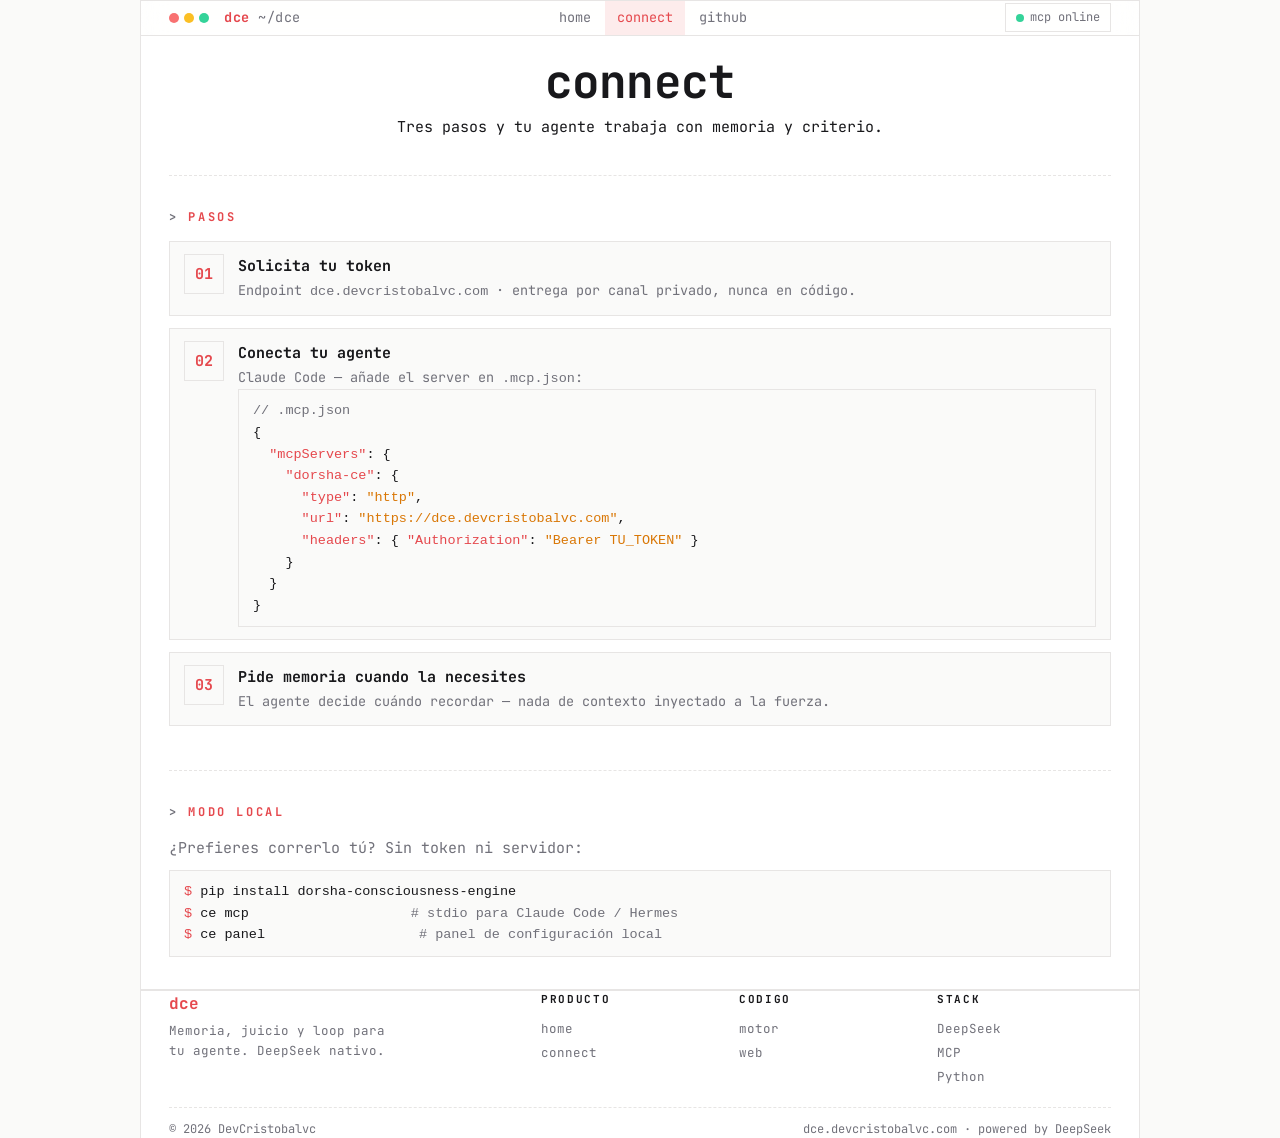
<file: connect.html>
<!doctype html>
<html lang="es">
<head>
<meta charset="utf-8">
<meta name="viewport" content="width=device-width, initial-scale=1">
<title>connect — DCE</title>
<meta name="description" content="Conecta tu agente al Dorsha Consciousness Engine (MCP): token, .mcp.json, 3 pasos.">
<link rel="icon" href="data:image/svg+xml,%3Csvg xmlns='http://www.w3.org/2000/svg' viewBox='0 0 32 32'%3E%3Crect width='32' height='32' fill='%23070b07'/%3E%3Ctext x='16' y='23' font-family='monospace' font-size='18' fill='%2333ff66' text-anchor='middle'%3E%24%3C/text%3E%3C/svg%3E">
<link rel="preconnect" href="https://fonts.googleapis.com">
<link href="https://fonts.googleapis.com/css2?family=JetBrains+Mono:wght@400;700&display=swap" rel="stylesheet">
<link rel="stylesheet" href="styles.css">
</head>
<body>
<header class="wrap">
  <div class="brand">
    <div class="dots"><span></span><span></span><span></span></div>
    <div class="title"><b>dce</b> <span class="path">~/dce</span></div>
  </div>
  <nav>
    <a href="index.html">home</a>
      <a href="connect.html" class="active">connect</a>
      <a href="https://github.com/DevCristobalvc/dorsha-consciousness-engine" target="_blank">github</a>
  </nav>
  <div class="status"><span class="dot-on"></span> mcp online</div>
  <details class="menu">
    <summary>☰</summary>
    <div class="drop">
      <a href="index.html">home</a>
      <a href="connect.html" class="active">connect</a>
      <a href="https://github.com/DevCristobalvc/dorsha-consciousness-engine" target="_blank">github</a>
    </div>
  </details>
</header>

<main class="wrap">
  <section class="hero" style="border-top:none">
    <h1 style="font-size:clamp(28px,5.5vw,46px)">connect</h1>
    <p>Tres pasos y tu agente trabaja con memoria y criterio.</p>
  </section>

  <section id="steps">
    <h2>Pasos</h2>
    <div class="steps">
      <div class="step">
        <div style="flex:1">
          <h3>Solicita tu token</h3>
          <p>Endpoint <code>dce.devcristobalvc.com</code> · entrega por canal privado, nunca en código.</p>
        </div>
      </div>
      <div class="step">
        <div style="flex:1">
          <h3>Conecta tu agente</h3>
          <p>Claude Code — añade el server en <code>.mcp.json</code>:</p>
<pre><span class="c">// .mcp.json</span>
{
  <span class="k">"mcpServers"</span>: {
    <span class="k">"dorsha-ce"</span>: {
      <span class="k">"type"</span>: <span class="s">"http"</span>,
      <span class="k">"url"</span>: <span class="s">"https://dce.devcristobalvc.com"</span>,
      <span class="k">"headers"</span>: { <span class="k">"Authorization"</span>: <span class="s">"Bearer TU_TOKEN"</span> }
    }
  }
}</pre>
        </div>
      </div>
      <div class="step">
        <div style="flex:1">
          <h3>Pide memoria cuando la necesites</h3>
          <p>El agente decide cuándo recordar — nada de contexto inyectado a la fuerza.</p>
        </div>
      </div>
    </div>
  </section>

  <section id="local">
    <h2>Modo local</h2>
    <p style="color:var(--dim);margin-bottom:10px">¿Prefieres correrlo tú? Sin token ni servidor:</p>
<pre><span class="p" style="color:var(--red)">$</span> pip install dorsha-consciousness-engine
<span class="p" style="color:var(--red)">$</span> ce mcp                    <span class="c"># stdio para Claude Code / Hermes</span>
<span class="p" style="color:var(--red)">$</span> ce panel                   <span class="c"># panel de configuración local</span></pre>
  </section>
</main>

<footer class="wrap">
  <div class="f-grid">
    <div class="f-brand">
      <div class="f-logo">dce</div>
      <p>Memoria, juicio y loop para tu agente. DeepSeek nativo.</p>
    </div>
    <div class="f-col">
      <h4>producto</h4>
      <a href="index.html">home</a>
      <a href="connect.html">connect</a>
    </div>
    <div class="f-col">
      <h4>codigo</h4>
      <a href="https://github.com/DevCristobalvc/dorsha-consciousness-engine" target="_blank">motor</a>
      <a href="https://github.com/DevCristobalvc/web-dorsha-consciousness-engine" target="_blank">web</a>
    </div>
    <div class="f-col">
      <h4>stack</h4>
      <span>DeepSeek</span>
      <span>MCP</span>
      <span>Python</span>
    </div>
  </div>
  <div class="f-bottom">
    <span>&copy; 2026 DevCristobalvc</span>
    <span>dce.devcristobalvc.com · powered by DeepSeek</span>
  </div>
</footer>
</body>
</html>
</file>
<file: styles.css>
/* DCE — consola retro clara · minimalista · detalles rojos */
:root {
  --bg:#fafaf9; --panel:#ffffff; --line:#e7e5e4; --text:#18181b; --dim:#71717a;
  --red:#e5484d; --red-dark:#d0353a; --red-soft:#fdecec; --amber:#d97706;
}
* { box-sizing:border-box; margin:0; padding:0; }
html { scroll-behavior:smooth; }
body { background:var(--bg); color:var(--text); font-family:'JetBrains Mono', ui-monospace, Menlo, monospace;
       font-size:15px; line-height:1.6; -webkit-font-smoothing:antialiased; overflow-x:hidden; }
::selection { background:var(--red); color:#fff; }

.wrap { max-width:1000px; margin:0 auto; padding:0 clamp(14px, 3.5vw, 28px); }

/* header estilo barra de terminal — sticky glass */
header { position:sticky; top:0; z-index:100; border:1px solid var(--line); background:rgba(255,255,255,.86);
         backdrop-filter:blur(12px); -webkit-backdrop-filter:blur(12px);
         display:flex; justify-content:space-between; align-items:center; gap:12px;
         padding:10px 16px; margin-top:clamp(14px,3vw,28px); flex-wrap:wrap; }
header .brand { display:flex; align-items:center; gap:10px; min-width:0; }
header .dots span { display:inline-block; width:10px; height:10px; border-radius:50%; margin-right:5px; }
header .dots span:nth-child(1){background:#f87171} header .dots span:nth-child(2){background:#fbbf24}
header .dots span:nth-child(3){background:#34d399}
header .title { color:var(--dim); font-size:13.5px; letter-spacing:.04em; white-space:nowrap; }
header .title b { color:var(--red); }
header .title .path { color:var(--dim); }
header nav { display:flex; gap:2px; flex-wrap:wrap; }
header nav a { color:var(--dim); text-decoration:none; padding:5px 11px; font-size:13.5px;
               border:1px solid transparent; transition:color .12s, border-color .12s, background .12s; }
header nav a:hover { color:var(--red); border-color:var(--line); }
header nav a.active { color:var(--red); border-color:var(--red-soft); background:var(--red-soft); }
header .status { display:flex; align-items:center; gap:6px; font-size:12px; color:var(--dim);
                 border:1px solid var(--line); padding:4px 10px; white-space:nowrap; }
header .status .dot-on { width:8px; height:8px; border-radius:50%; background:#34d399;
                         box-shadow:0 0 0 0 rgba(52,211,153,.5); animation:pulse 2s infinite; }
@keyframes pulse { 0%{box-shadow:0 0 0 0 rgba(52,211,153,.5)} 70%{box-shadow:0 0 0 6px rgba(52,211,153,0)} 100%{box-shadow:0 0 0 0 rgba(52,211,153,0)} }
details.menu { display:none; }

main { border:1px solid var(--line); border-top:none; background:var(--panel);
       padding:clamp(18px,4vw,40px) clamp(14px,3.5vw,28px); }

/* hero estilo man page */
.hero { text-align:center; padding:clamp(8px,2vw,20px) 0 clamp(20px,4vw,36px); }
.man-head { display:flex; justify-content:space-between; gap:8px; font-size:12px; color:var(--dim);
            border-bottom:1px solid var(--line); padding-bottom:8px; margin-bottom:clamp(18px,3.5vw,28px); }
.man-head span:nth-child(2) { letter-spacing:.18em; }
.man-name .prompt { color:var(--dim); font-size:clamp(14px,2vw,16px); margin-bottom:10px; }
.man-name .prompt .cmd { color:var(--red); }
.man-name .cursor { display:inline-block; width:9px; height:1.1em; background:var(--red);
                vertical-align:-2px; animation:blink 1s steps(1) infinite; margin-left:4px; }
@keyframes blink { 50% { opacity:0; } }
.hero h1 { font-size:clamp(30px,6vw,52px); font-weight:700; line-height:1.12; margin-bottom:8px; letter-spacing:-.02em; }
.hero h1 .hl { color:var(--red); }
.man-desc { margin-top:clamp(14px,2.5vw,22px); }
.man-k { font-size:11px; color:var(--red); text-transform:uppercase; letter-spacing:.2em; font-weight:700; }
.man-desc p { color:var(--dim); font-size:clamp(14px,2vw,16px); max-width:540px; margin:6px auto 0; }

/* ticket de instalación */
.ticket { border:1px solid var(--line); border-left:2px dashed var(--line); border-right:2px dashed var(--line);
          background:var(--panel); position:relative; }
.ticket::before, .ticket::after { content:''; position:absolute; left:50%; transform:translateX(-50%);
          width:22px; height:22px; border-radius:50%; background:var(--bg); border:1px solid var(--line); }
.ticket::before { top:-12px; }
.ticket::after { bottom:-12px; }
.tick-top { display:flex; justify-content:space-between; padding:12px 16px 8px; font-size:12px;
            color:var(--dim); letter-spacing:.08em; }
.tick-top span:first-child { color:var(--red); font-weight:700; }
.ticket .term-box { border:none; border-top:1px dashed var(--line); }
.tick-bot { display:flex; justify-content:space-between; padding:8px 16px 14px; font-size:11px;
            color:var(--dim); border-top:1px dashed var(--line); letter-spacing:.06em; }

/* figura */
.fig-cap { margin-top:10px; font-size:12px; color:var(--dim); text-align:center; max-width:720px; margin-left:auto; margin-right:auto; }

/* resources estilo man page */
.man .man-sec { margin-bottom:22px; }
.man .man-sec .man-k { display:block; margin-bottom:8px; }
.man dl { display:grid; grid-template-columns:max-content 1fr; gap:6px 18px; text-align:left; max-width:640px; }
.man dt { color:var(--text); font-weight:700; font-size:13px; }
.man dt::before { content:'$ '; color:var(--red); }
.man dd { color:var(--dim); font-size:13px; }
.man .see { color:var(--dim); font-size:13.5px; }
.man .see a { color:var(--text); text-decoration:none; border-bottom:1px dashed var(--line); }
.man .see a:hover { color:var(--red); border-bottom-color:var(--red); }

section { padding:clamp(18px,3.5vw,32px) 0; border-top:1px dashed var(--line); }
section h2 { font-size:12px; color:var(--red); text-transform:uppercase; letter-spacing:.22em;
             margin-bottom:14px; font-weight:700; }
section h2::before { content:'> '; color:var(--dim); }

/* bloque de terminal (instalación) */
.term-box { background:var(--bg); border:1px solid var(--line); padding:14px 16px; font-size:14px; overflow-x:auto; }
.term-box .l { white-space:pre; }
.term-box .p { color:var(--red); }
.term-box .c { color:var(--dim); }
.term-box .ok { color:var(--text); }
.term-box .cmt { color:var(--dim); }

/* diagrama */
.diagram { border:1px solid var(--line); background:var(--bg); padding:clamp(10px,2vw,18px);
           overflow:hidden; text-align:center; touch-action:none; cursor:grab; }
.diagram:active { cursor:grabbing; }
.diagram .mermaid { display:flex; justify-content:center; touch-action:none; }
.diagram .mermaid svg { max-width:100% !important; height:auto !important; transition:transform .1s ease-out; }
.hint { font-size:12px; color:var(--dim); margin-top:10px; text-align:center; }

/* tools grid */
.tools { display:grid; grid-template-columns:repeat(auto-fit,minmax(min(100%,240px),1fr)); gap:12px; }
.tool { border:1px solid var(--line); background:var(--bg); padding:14px 16px;
        transition:border-color .12s, background .12s; }
.tool:hover { border-color:var(--red); background:var(--red-soft); }
.tool code { color:var(--red); font-size:13.5px; font-weight:700; }
.tool p { color:var(--dim); font-size:13px; margin-top:6px; }

/* pasos connect */
.step { display:flex; gap:14px; margin-bottom:12px; border:1px solid var(--line);
        background:var(--bg); padding:12px 14px; }
.step::before { counter-increment:step; content:'0' counter(step); flex:0 0 38px; height:38px;
              color:var(--red); border:1px solid var(--line); display:flex; align-items:center;
              justify-content:center; font-size:15px; font-weight:700; }
.steps { counter-reset:step; }
.step h3 { font-size:15px; margin-bottom:2px; }
.step p { color:var(--dim); font-size:13.5px; }
pre { background:var(--bg); border:1px solid var(--line); padding:10px 14px; font-size:13.5px;
      overflow-x:auto; color:var(--text); }
pre .c { color:var(--dim); }
pre .k { color:var(--red); }
pre .s { color:var(--amber); }

footer { border:1px solid var(--line); background:var(--panel); padding:clamp(18px,3.5vw,28px) 16px 14px;
         font-size:13px; color:var(--dim); }
.f-grid { display:grid; grid-template-columns:2fr 1fr 1fr 1fr; gap:24px; padding-bottom:18px; }
.f-brand .f-logo { color:var(--red); font-weight:700; font-size:16px; margin-bottom:4px; }
.f-brand p { font-size:12.5px; max-width:220px; }
.f-col h4 { font-size:11px; text-transform:uppercase; letter-spacing:.15em; color:var(--text); margin-bottom:8px; }
.f-col a, .f-col span { display:block; color:var(--dim); text-decoration:none; font-size:12.5px;
                        padding:2px 0; transition:color .12s; }
.f-col a:hover { color:var(--red); }
.f-bottom { border-top:1px dashed var(--line); padding-top:12px; display:flex;
            justify-content:space-between; flex-wrap:wrap; gap:8px; font-size:12px; }
footer a { color:var(--dim); text-decoration:none; transition:color .12s; }
footer a:hover { color:var(--red); }

@media (max-width:720px) {
  .f-grid { grid-template-columns:1fr 1fr; gap:18px; }
  .f-brand { grid-column:1 / -1; }
}

@media (max-width:640px) {
  header nav { display:none; }
  details.menu { display:block; position:relative; }
  details.menu summary { list-style:none; cursor:pointer; color:var(--red); font-size:20px;
                         border:1px solid var(--line); padding:2px 10px; background:var(--panel); }
  details.menu .drop { position:absolute; right:0; top:34px; background:var(--panel);
                       border:1px solid var(--line); padding:6px; display:flex; flex-direction:column;
                       min-width:160px; z-index:10; }
  details.menu .drop a { padding:7px 10px; color:var(--text); text-decoration:none; }
  .step { flex-direction:column; gap:6px; }
  .step::before { flex:0 0 auto; }
}
</file>
